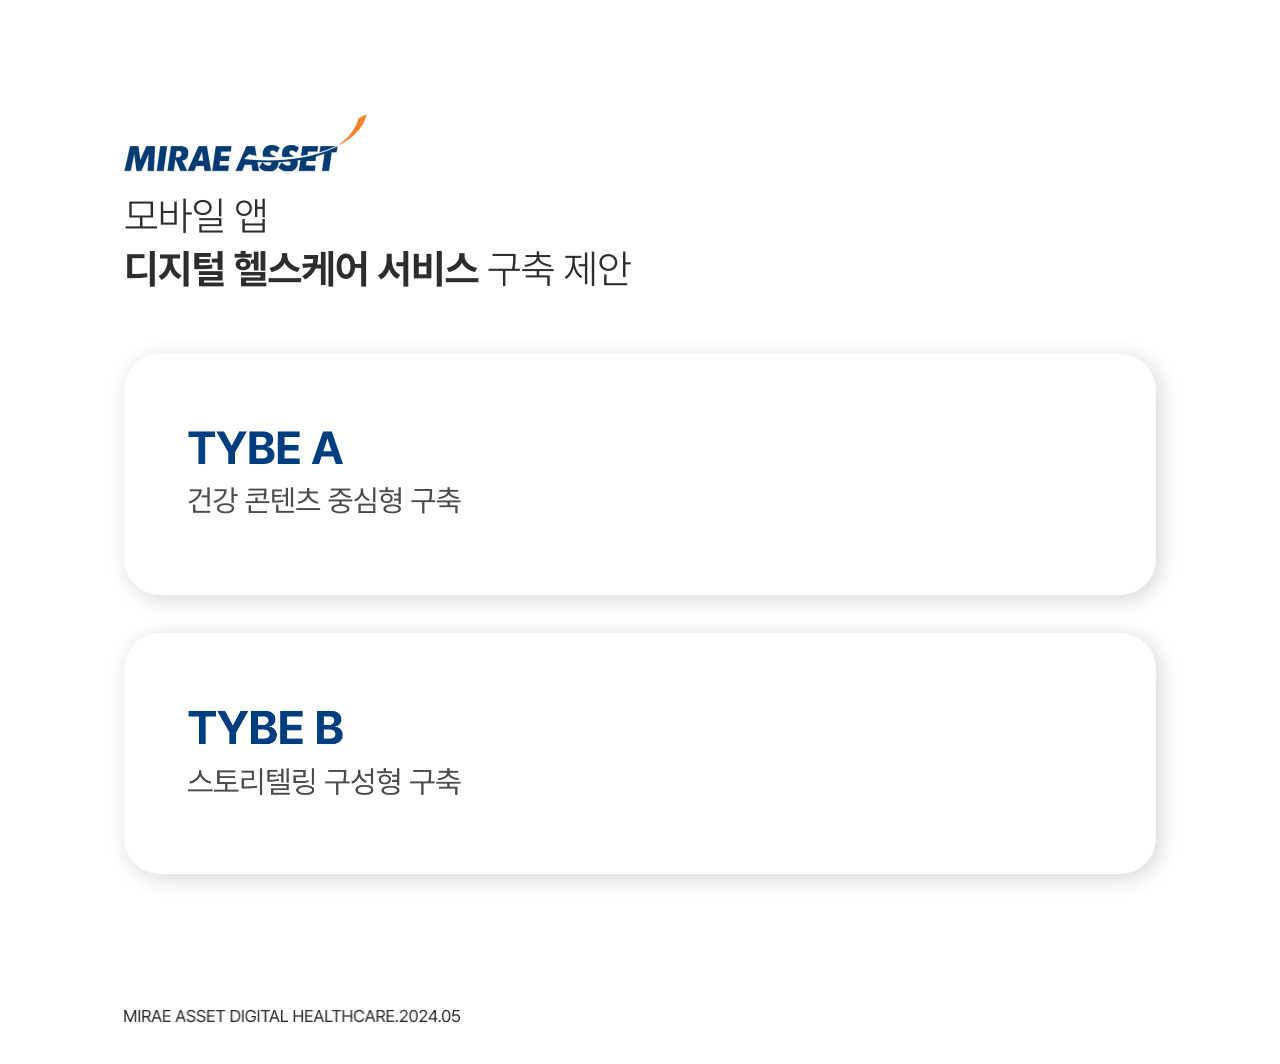
<file: index.html>
<!DOCTYPE html>
<html lang="ko">
<head>
  <meta charset="UTF-8">
  <meta name="viewport" content="width=device-width, initial-scale=1.0">
  <title>미래에셋 헬스케어</title>
  <link rel="stylesheet" href="./asset/css/index.css">
  <link rel="stylesheet" href="./asset/css/reset.css">
</head>
<body>
  <div class="wrap">
    <img class="logo" src="./asset/img/logo.jpg">
    <a class="link" href="./type_a.html"><img src="./asset/img/type_A.jpg"></a>
    <a class="link" href="./type_b.html"><img src="./asset/img/type_B.jpg"></a>
    <img class="copy" src="./asset/img/copy.jpg">
  </div>
</body>
</html>
</file>
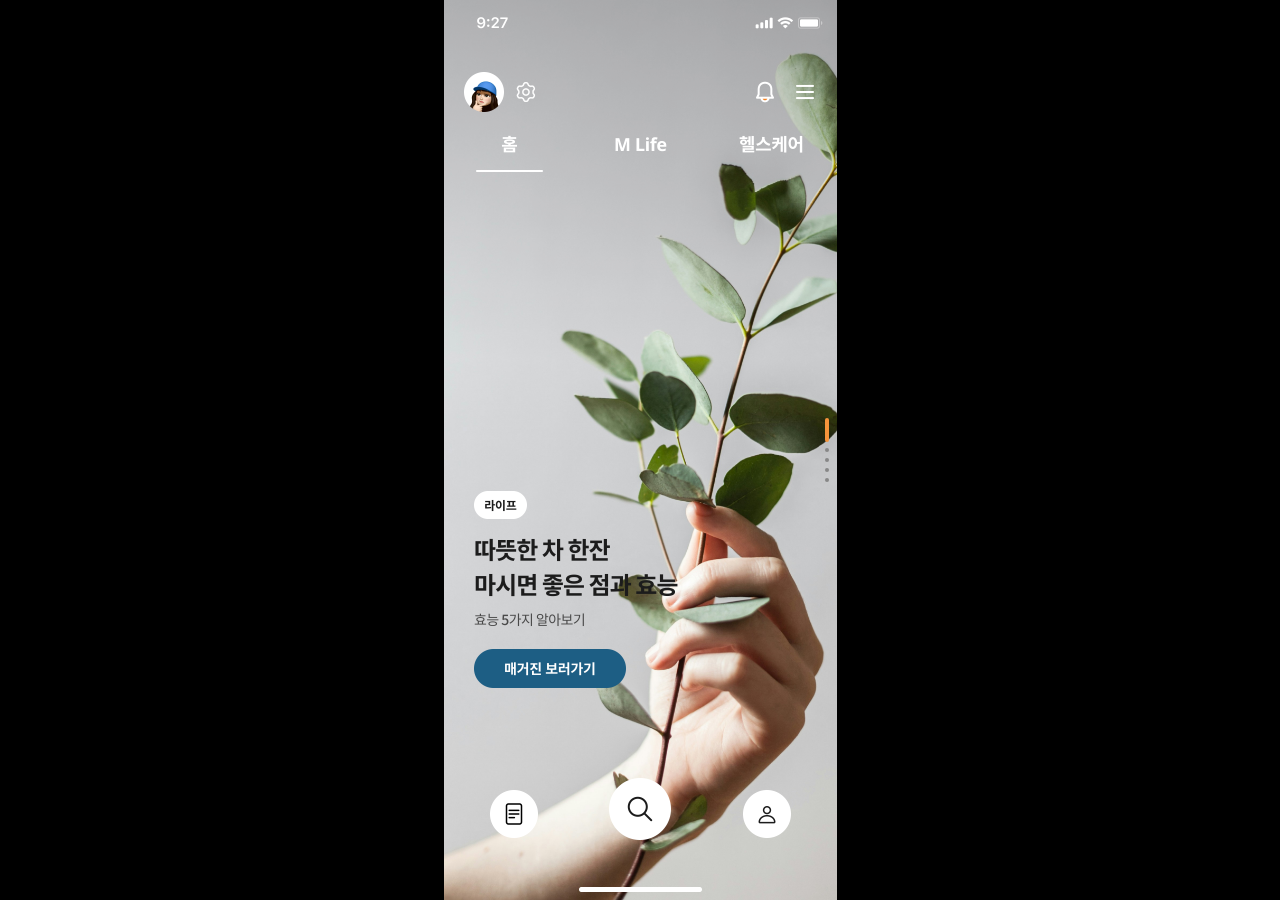
<file: type_a.html>
<!DOCTYPE html>
<html lang="ko">
  <head>
    <meta charset="UTF-8" />
    <meta name="viewport" content="width=device-width, initial-scale=1.0" />
    <title>미래에셋 헬스케어 A안</title>
    <link rel="stylesheet" href="./asset/css/type_a.css" />
    <link rel="stylesheet" href="./asset/css/reset.css" />
    <link rel="stylesheet" href="./asset/css/swiper.min.css" />
    <script src="./asset/js/swiper.js"></script>
  </head>
  <body>
    <div class="wrap">
      <div class="home on">
        <img class="top_w" src="./asset/img/type_a/bar_w.png" />
        <div class="home_tab">
          <div>
            <img src="./asset/img/type_a/home_tab1.png" />
          </div>
          <img src="./asset/img/type_a/home_tab2.png" class="tab2" />
          <img src="./asset/img/type_a/home_tab3.png" class="tab3" />
        </div>
        <img class="home_menu" src="./asset/img/type_a/home_menu.png" />
        <img
          class="home_indicator"
          src="./asset/img/type_a/home_indicator.png"
        />

        <div class="swiper-container swiper-home">
          <div class="swiper-wrapper">
            <div class="swiper-slide">
              <img class="home_text" src="./asset/img/type_a/home1_text.png" />
            </div>
            <div class="swiper-slide">
              <img class="home_text" src="./asset/img/type_a/home2_text.png" />
              <img class="home_char" src="./asset/img/type_a/home2_char.png" />
            </div>
            <div class="swiper-slide">
              <img class="home_text" src="./asset/img/type_a/home3_text.png" />
            </div>
            <div class="swiper-slide">
              <img class="home_text" src="./asset/img/type_a/home4_text.png" />
            </div>
            <div class="swiper-slide">
              <img class="home_text" src="./asset/img/type_a/home5_text.png" />
            </div>
          </div>
          <div class="swiper-pagination"></div>
        </div>
      </div>

      <div class="life">
        <img class="top_b" src="./asset/img/type_a/bar_b.png" />
        <div class="life_tab">
          <img src="./asset/img/type_a/life_tab1.jpg" class="tab1" />
          <div>
            <img src="./asset/img/type_a/life_tab2.jpg" />
          </div>
          <img src="./asset/img/type_a/life_tab3.jpg" class="tab3" />
        </div>
        <img class="w100" src="./asset/img/type_a/life.jpg" />
      </div>

      <div class="care">
        <img class="top_b" src="./asset/img/type_a/bar_b.png" />
        <div class="care_tab">
          <img src="./asset/img/type_a/care_tab1.jpg" class="tab1" />
          <img src="./asset/img/type_a/care_tab2.jpg" class="tab2" />
          <div>
            <img src="./asset/img/type_a/care_tab3.jpg" />
          </div>
        </div>

        <img
          class="care_line_char"
          src="./asset/img/type_a/care_line_char.png"
        />
        <div class="care_line"></div>

        <img class="care_badge" src="./asset/img/type_a/care_badge.png" />

        <img class="care_banner" src="./asset/img/type_a/care_banner.png" />

        <img class="care_text" src="./asset/img/type_a/care_text.png" />
        <img class="care_char" src="./asset/img/type_a/care_char.png" />
        <img class="care_left" src="./asset/img/type_a/care_left.png" />
        <img class="care_right" src="./asset/img/type_a/care_right.png" />

        <div class="swiper-container care1">
          <div class="swiper-wrapper">
            <div class="swiper-slide">
              <img src="./asset/img/type_a/care_1_3.png" />
            </div>
            <div class="swiper-slide">
              <img src="./asset/img/type_a/care_1_1.png" />
            </div>
            <div class="swiper-slide">
              <img src="./asset/img/type_a/care_1_2.png" />
            </div>
          </div>
        </div>

        <div class="swiper-container care2">
          <div class="swiper-wrapper">
            <div class="swiper-slide">
              <img src="./asset/img/type_a/care_2_1.png" />
            </div>
            <div class="swiper-slide">
              <img src="./asset/img/type_a/care_2_2.png" />
            </div>
            <div class="swiper-slide">
              <img src="./asset/img/type_a/care_2_3.png" />
            </div>
          </div>
        </div>

        <img class="w100" src="./asset/img/type_a/care.jpg" />
      </div>

      <div class="badge">
        <img class="top_b" src="./asset/img/type_a/bar.jpg" />
        <img class="sub" src="./asset/img/type_a/badge.jpg" />
        <img class="back" src="./asset/img/type_a/back.png" />
      </div>

      <div class="banner">
        <img class="top_b" src="./asset/img/type_a/bar.jpg" />
        <img class="sub" src="./asset/img/type_a/banner.jpg" />
        <img class="back" src="./asset/img/type_a/back.png" />
      </div>
    </div>

    <script>
      const tab1 = document.querySelectorAll(".tab1");
      const tab2 = document.querySelectorAll(".tab2");
      const tab3 = document.querySelectorAll(".tab3");

      const home = document.querySelector(".home");
      const life = document.querySelector(".life");
      const care = document.querySelector(".care");

      tab1.forEach((el) => {
        el.addEventListener("click", () => {
          home.classList.add("on");
          life.classList.remove("on");
          care.classList.remove("on");
        });
      });
      tab2.forEach((el) => {
        el.addEventListener("click", () => {
          home.classList.remove("on");
          life.classList.add("on");
          care.classList.remove("on");
        });
      });
      tab3.forEach((el) => {
        el.addEventListener("click", () => {
          home.classList.remove("on");
          life.classList.remove("on");
          care.classList.add("on");
        });
      });

      const target = document.querySelector(".care_char");
      const text = document.querySelector(".care_text");
      const left = document.querySelector(".care_left");
      const right = document.querySelector(".care_right");

      const io = new IntersectionObserver((en) => {
        en.forEach((el) => {
          if (el.isIntersecting) {
            text.classList.add("on");
            left.classList.add("on");
            right.classList.add("on");
          }
        });
      });

      io.observe(target);

      const badge = document.querySelector(".badge");
      const badge_btn = document.querySelector(".care_badge");
      const badge_back = document.querySelector(".badge .back");
      const banner = document.querySelector(".banner");
      const banner_btn = document.querySelector(".care_banner");
      const banner_back = document.querySelector(".banner .back");

      badge_btn.addEventListener("click", () => {
        badge.classList.add("on");
        care.classList.remove("on");
        window.scrollTo(0, 0);
      });
      badge_back.addEventListener("click", () => {
        badge.classList.remove("on");
        care.classList.add("on");
      });
      banner_btn.addEventListener("click", () => {
        banner.classList.add("on");
        care.classList.remove("on");
        window.scrollTo(0, 0);
      });
      banner_back.addEventListener("click", () => {
        banner.classList.remove("on");
        care.classList.add("on");
      });

      const swiper_home = new Swiper(".swiper-home", {
        direction: "vertical",
        slidesPerView: 1,
        loop: false,
        // autoHeight: true,
        mousewheel: true,
        pagination: {
          el: ".swiper-pagination",
        },
      });

      const care1 = new Swiper(".care1", {
        slidesPerView: "auto",
        loop: true,
        centeredSlides: true,
        spaceBetween: 16,
        initialSlide: 1,
      });

      const care2 = new Swiper(".care2", {
        slidesPerView: 1,
        loop: false,
        spaceBetween: 16,
        width: 190,
      });
    </script>
  </body>
</html>
</file>
<file: asset/css/index.css>
.wrap {
  margin: 0 auto;
  max-width: 1032px;
  display: flex;
  flex-direction: column;
}
.logo {
  margin: 113px 0 59px;
  width: 508px;
}
.link {
  width: 100%;
  height: 241px;
  border-radius: 36px;
  padding: 66px 63px;
  box-shadow: 4px 4px 21px 0px rgba(0, 0, 0, 0.16);
}
.link + .link {
  margin-top: 38px;
}
.link > img {
  width: 275px;
}
.copy {
  width: 337px;
  margin: 135px 0 41px;
}
</file>
<file: asset/css/type_a.css>
body {
  background-color: #000;
}
body::-webkit-scrollbar {
  display: none;
}
.wrap {
  position: relative;
  margin: 0 auto;
  max-width: 393px;
  overflow: hidden;
  height: 100%;
  background-color: #FFF;
}

.w100 {
  width: 100%;
}
.top_w, .top_b {
  position: fixed;
  z-index: 5;
  top: 0;
  width: 393px;
}
.top_b {
  background-color: #FFF;
}

.tab1, .tab2, .tab3 {
  cursor: pointer;
}

.badge {
  display: none;
}
.badge.on {
  display: block;
}
.banner {
  display: none;
}
.banner.on {
  display: block;
}
.sub {
  width: 100%;
}
.back {
  cursor: pointer;
  position: absolute;
  top: 83px;
  left: 25px;
  width: 12px;
}

.home {
  display: none;
  position: relative;
}
.home.on {
  display: block;
}
.home_tab {
  z-index: 5;
  position: fixed;
  top: 132px;
  display: flex;
}
.home_tab>div {
  position: relative;
}
.home_tab>div::after {
  content: '';
  position: absolute;
  top: 38px;
  left: 32px;
  display: block;
  width: 67px;
  height: 2px;
  background-image: url('../img/type_a/home_tab_bar.png');
  background-size: cover;
}
.home_tab img {
  width: 131px;
}
.home_menu {
  position: absolute;
  bottom: 60px;
  left: 46px;
  z-index: 5;
  width: 301px;
}
.home_indicator {
  position: absolute;
  bottom: 8px;
  left: 135px;
  z-index: 5;
  width: 123px;
}
.swiper-home {
  height: 100vh;
}
.swiper-home .swiper-slide {
  background-position: center center;
  background-size: cover;
}
.swiper-home .swiper-slide:nth-child(1) {
  background-image: url('../img/type_a/home1.jpg');
}
.swiper-home .swiper-slide:nth-child(2) {
  background-image: url('../img/type_a/home2.jpg');
}
.swiper-home .swiper-slide:nth-child(3) {
  background-image: url('../img/type_a/home3.jpg');
}
.swiper-home .swiper-slide:nth-child(4) {
  background-image: url('../img/type_a/home4.jpg');
}
.swiper-home .swiper-slide:nth-child(5) {
  background-image: url('../img/type_a/home5.jpg');
}
.swiper-home .swiper-pagination-bullet {
  width: 4px;
  height: 4px;
  border-radius: 100px;
  background: #878787;
  opacity: 1;
}
.swiper-home .swiper-pagination-bullet-active {
  height: 24px;
  background: #F6943B;
}
.home_img {
  height: 100vh;
}
.home_text {
  position: absolute;
  bottom: 212px;
  left: 30px;
  height: 197px;
}
.home_char {
  position: absolute;
  bottom: 120px;
  right: -200px;
  width: 186px;
  transition: right 1s ease-in-out;
}
.swiper-slide-active .home_char {
  right: 1px;
}

.life {
  display: none;
  padding-top: 132px;
}
.life.on {
  display: block;
}
.life_tab {
  display: flex;
  position: relative;
}
.life_tab::after {
  content: '';
  display: block;
  position: absolute;
  bottom: -15px;
  width: 393px;
  border-bottom: solid #F0F0F0 1px;
}
.life_tab>div::after {
  content: '';
  display: block;
  position: absolute;
  bottom: -14px;
  left: 163px;
  width: 67px;
  height: 2px;
  background-image: url('../img/type_a/life_tab_bar.png');
  background-size: cover;
}
.life_tab img {
  width: 131px;
}
.life>img:last-of-type {
  margin-top: 16px;
}

.care {
  position: relative;
  display: none;
  padding-top: 132px;
}
.care.on {
  display: block;
}
.care_tab {
  display: flex;
  position: relative;
}
.care_tab::after {
  content: '';
  display: block;
  position: absolute;
  bottom: -15px;
  width: 393px;
  border-bottom: solid #F0F0F0 1px;
}
.care_tab>div::after {
  content: '';
  display: block;
  position: absolute;
  bottom: -14px;
  left: 294px;
  width: 67px;
  height: 2px;
  background-image: url('../img/type_a/care_tab_bar.png');
  background-size: cover;
}
.care_tab img {
  width: 131px;
}
.care>img:last-of-type {
  margin-top: 15px;
}
.care_line_char {
  position: absolute;
  top: 456px;
  left: 107px;
  width: 110px;
}
.care_line {
  position: absolute;
  top: 514px;
  left: 20px;
  width: 174px;
  height: 10px;
  background-color: #FF7528;
  border-radius: 100px;
}
.care.on .care_line_char {
  animation: care_line_char 1.5s forwards;
}
.care.on .care_line {
  animation: care_line 1.5s forwards;
}
@keyframes care_line_char {
  0%{
    left: -50px;
  }
  100%{
    left: 107px;
  }
}
@keyframes care_line {
  0%{
      width: 10px;
  }
  100%{
      width: 174px;
  }
}
.care_badge {
  cursor: pointer;
  position: absolute;
  top: 578px;
  left: 20px;
  width: 172px;
}
.care_banner {
  cursor: pointer;
  position: absolute;
  top: 696px;
  left: 16px;
  width: 361px;
}
.care_text {
  position: absolute;
  top: 2160px;
  left: 233px;
  opacity: 0;
  width: 137px;
  transform-origin: center bottom;
}
.care_text.on {
  animation: text 1s forwards;
  animation-delay: .8s;
}
@keyframes text {
  0% {
    opacity: 0;
    transform: scale(0);
  }
  100%{
    opacity: 1;
    transform: scale(1);
  }
}
.care_char {
  position: absolute;
  top: 2209.8px;
  left: 260.12px;
  width: 83.7px;
}
.care_left {
  position: absolute;
  top: 2212.95px;
  left: 254.75px;
  width: 22.5px;
  transform-origin: right bottom;
}
.care_left.on {
  animation: left 0.8s alternate-reverse forwards;
  animation-iteration-count: 4;
}
@keyframes left {
  0%{
    transform: rotate(-40deg);
  }
  100%{
    transform: rotate(0deg);
  }
}
.care_right {
  position: absolute;
  top: 2212.95px;
  left: 326.77px;
  width: 22.5px;
  transform-origin: left bottom;
}
.care_right.on {
  animation: right 0.8s alternate-reverse forwards;
  animation-iteration-count: 4;
}
@keyframes right {
  0%{
    transform: rotate(40deg);
  }
  100%{
    transform: rotate(00deg);
  }
}

.care1 {
  position: absolute;
  top: 2437px;
  width: 393px;
}
.care1 .swiper-wrapper {
  align-items: center;
}
.care1 .swiper-slide {
  width: 240px !important;
}
.care1 .swiper-slide img {
  width: 100%;
}
.care1 .swiper-slide-active {
  width: 262px !important;
}

.care2 {
  position: absolute;
  top: 4482px;
  width: 393px;
}
.care2 .swiper-wrapper {
  align-items: center;
  margin-left: 16px;
}
.care2 .swiper-slide {
  width: 240px !important;
}
.care2 .swiper-slide img {
  width: 100%;
}
.care2 .swiper-slide-active {
  width: 262px !important;
}
</file>
